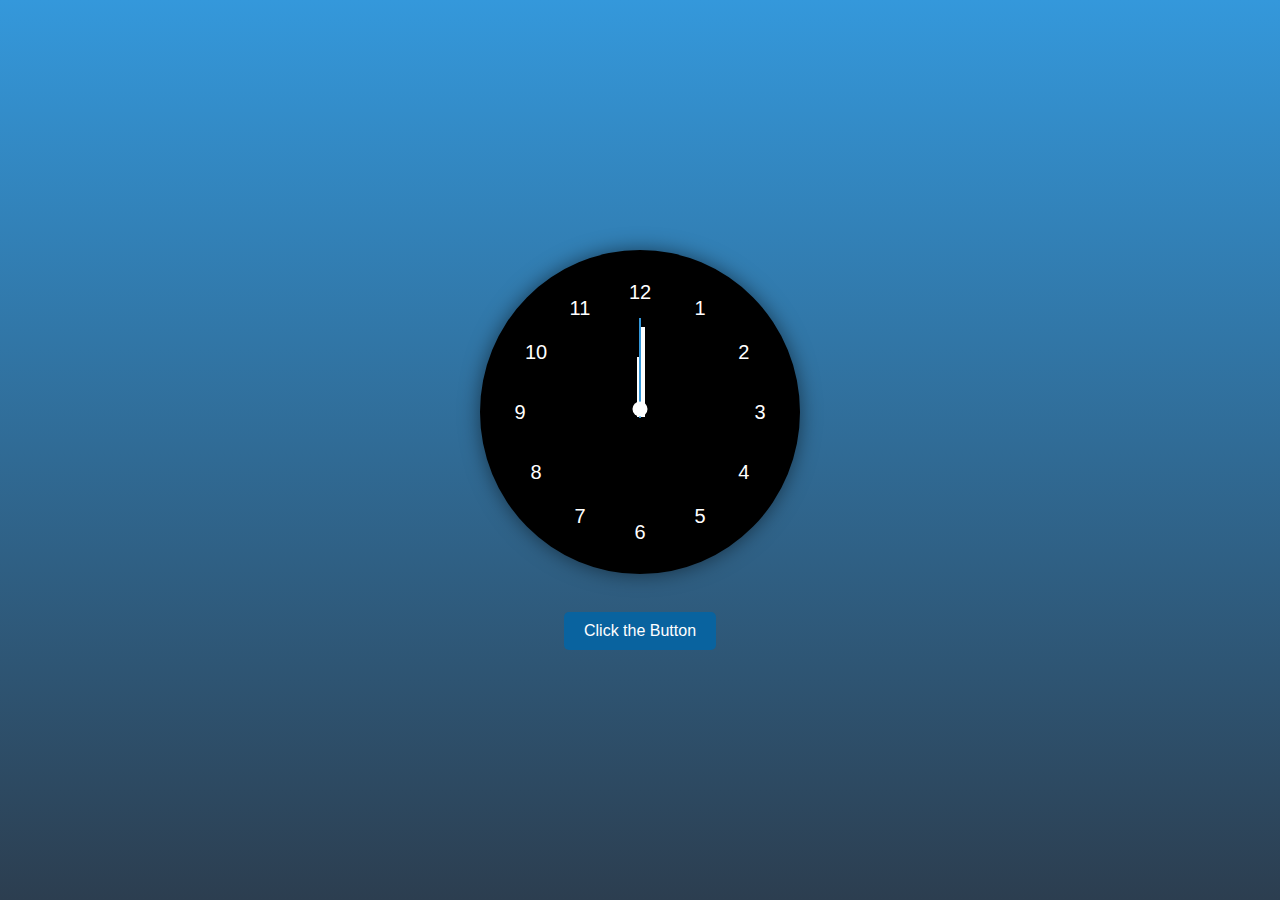
<file: Clock/index.html>
<!DOCTYPE html>
<html lang="en">
<head>
  <meta charset="UTF-8">
  <meta name="viewport" content="width=device-width, initial-scale=1.0">
  <title>Clock</title>
  <link rel="stylesheet" href="style.css">
</head>
<body>

  <div class="clock-container">
    <div class="clock">
      <div class="numbers">
        <div class="number" style="--rotation: 30deg;">4</div>
        <div class="number" style="--rotation: 60deg;">5</div>
        <div class="number" style="--rotation: 90deg;">6</div>
        <div class="number" style="--rotation: 120deg;">7</div>
        <div class="number" style="--rotation: 150deg;">8</div>
        <div class="number" style="--rotation: 180deg;">9</div>
        <div class="number" style="--rotation: 210deg;">10</div>
        <div class="number" style="--rotation: 240deg;">11</div>
        <div class="number" style="--rotation: 270deg;">12</div>
        <div class="number" style="--rotation: 300deg;">1</div>
        <div class="number" style="--rotation: 330deg;">2</div>
        <div class="number" style="--rotation: 0deg;">3</div>
      </div>
      <div class="hour-hand"></div>
      <div class="minute-hand"></div>
      <div class="second-hand"></div>
      <div class="center-dot"></div>
    </div><br>
    <button id="soundButton">Click the Button</button>
  </div>

  <script src="script.js"></script>

</body>
</html>
</file>
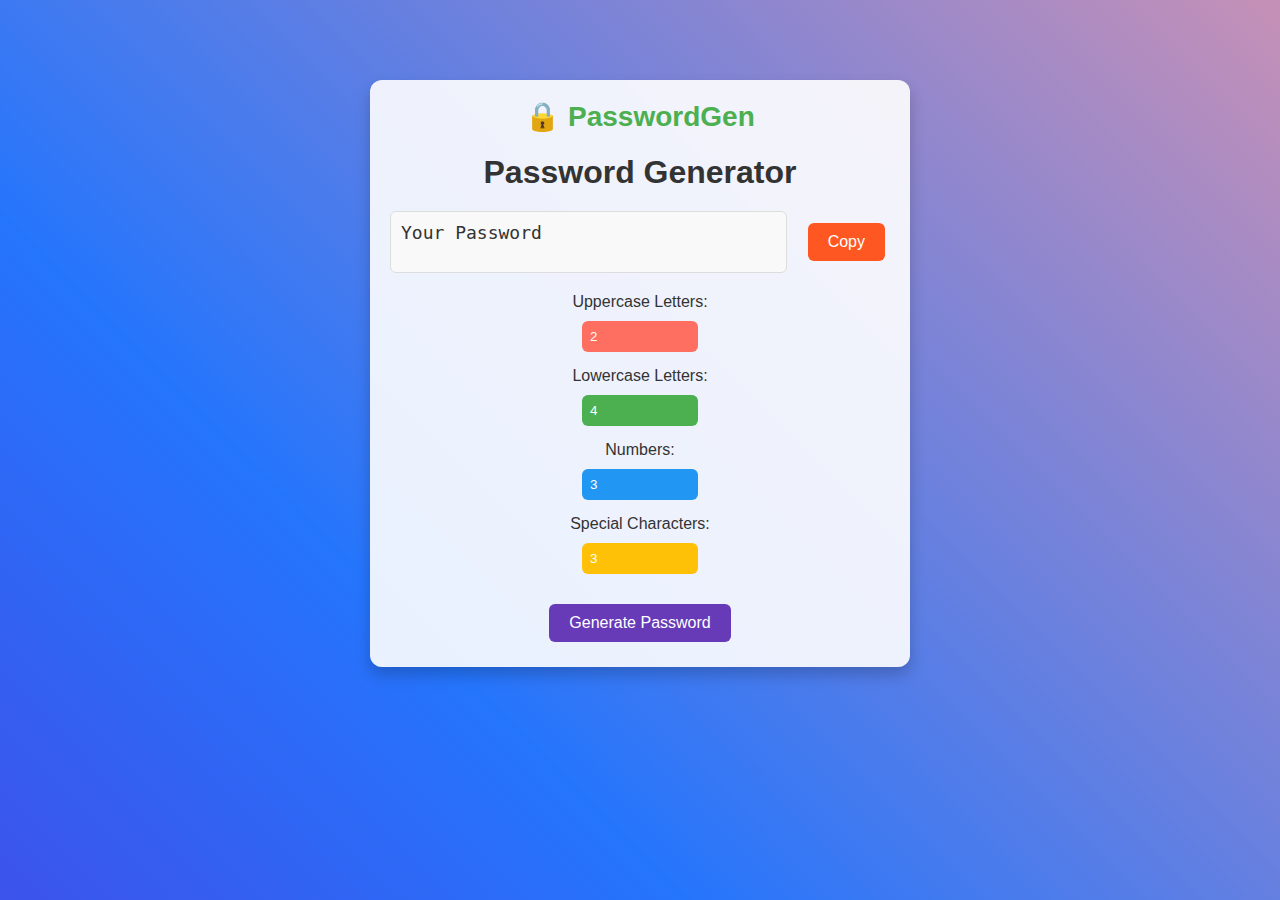
<file: passwordgenerator/index.html>
<!DOCTYPE html>
<html lang="en">
<head>
    <meta charset="UTF-8">
    <meta name="viewport" content="width=device-width, initial-scale=1.0">
    <title>Password Generator</title>
    <style>
        body {
            font-family: 'Arial', sans-serif;
            margin: 0;
            padding: 0;
            background: linear-gradient(45deg, #6a11cb, #2575fc, #ff9a9e, #fad0c4);
            background-size: 300% 300%;
            animation: bgAnimation 10s ease infinite;
            color: #fff;
            text-align: center;
        }

        @keyframes bgAnimation {
            0% { background-position: 0% 50%; }
            50% { background-position: 100% 50%; }
            100% { background-position: 0% 50%; }
        }

        .container {
            max-width: 500px;
            margin: 80px auto;
            padding: 20px;
            background: rgba(255, 255, 255, 0.9);
            border-radius: 12px;
            box-shadow: 0 8px 15px rgba(0, 0, 0, 0.2);
            color: #333;
        }

        .logo {
            font-size: 28px;
            font-weight: bold;
            margin-bottom: 20px;
            color: #4CAF50;
        }

        h1 {
            margin-bottom: 20px;
        }

        .output {
            display: flex;
            align-items: center;
            justify-content: space-between;
            margin-bottom: 20px;
        }

        textarea {
            font-size: 18px;
            padding: 10px;
            width: 75%;
            height: 40px;
            resize: none;
            border: 1px solid #ddd;
            border-radius: 6px;
            background: #f9f9f9;
            overflow: hidden;
            color: #333;
        }

        .controls {
            margin-bottom: 20px;
        }

        .controls label {
            display: block;
            margin: 10px 0 5px;
        }

        .controls input {
            width: 100px;
            padding: 8px;
            margin: 5px 0;
            border-radius: 6px;
            border: none;
            outline: none;
        }

        #uppercase {
            background-color: #FF6F61;
            color: #fff;
        }

        #lowercase {
            background-color: #4CAF50;
            color: #fff;
        }

        #numbers {
            background-color: #2196F3;
            color: #fff;
        }

        #special {
            background-color: #FFC107;
            color: #fff;
        }

        button {
            font-size: 16px;
            padding: 10px 20px;
            border: none;
            border-radius: 6px;
            cursor: pointer;
            margin: 5px;
        }

        .generate {
            background-color: #673AB7;
            color: white;
        }

        .copy {
            background-color: #FF5722;
            color: white;
        }

        button:hover {
            opacity: 0.9;
        }
    </style>
</head>
<body>
    <div class="container">
        <div class="logo">🔒 PasswordGen</div>
        <h1>Password Generator</h1>
        <div class="output">
            <textarea id="password" readonly>Your Password</textarea>
            <button class="copy" onclick="copyPassword()">Copy</button>
        </div>
        <div class="controls">
            <label for="uppercase">Uppercase Letters:</label>
            <input type="number" id="uppercase" value="2" min="0" max="50">
            
            <label for="lowercase">Lowercase Letters:</label>
            <input type="number" id="lowercase" value="4" min="0" max="50">
            
            <label for="numbers">Numbers:</label>
            <input type="number" id="numbers" value="3" min="0" max="50">
            
            <label for="special">Special Characters:</label>
            <input type="number" id="special" value="3" min="0" max="50">
        </div>
        <button class="generate" onclick="generatePassword()">Generate Password</button>
    </div>

    <script>
        function generatePassword() {
            const uppercaseCount = parseInt(document.getElementById('uppercase').value) || 0;
            const lowercaseCount = parseInt(document.getElementById('lowercase').value) || 0;
            const numberCount = parseInt(document.getElementById('numbers').value) || 0;
            const specialCount = parseInt(document.getElementById('special').value) || 0;

            const uppercase = "ABCDEFGHIJKLMNOPQRSTUVWXYZ";
            const lowercase = "abcdefghijklmnopqrstuvwxyz";
            const numbers = "0123456789";
            const special = "!@#$%^&*()_-+=<>?";

            let password = "";

            password += getRandomCharacters(uppercase, uppercaseCount);
            password += getRandomCharacters(lowercase, lowercaseCount);
            password += getRandomCharacters(numbers, numberCount);
            password += getRandomCharacters(special, specialCount);

            password = shufflePassword(password);

            document.getElementById('password').value = password;
        }

        function getRandomCharacters(charSet, count) {
            let result = "";
            for (let i = 0; i < count; i++) {
                const randomIndex = Math.floor(Math.random() * charSet.length);
                result += charSet[randomIndex];
            }
            return result;
        }

        function shufflePassword(password) {
            return password.split('').sort(() => Math.random() - 0.5).join('');
        }

        function copyPassword() {
            const passwordField = document.getElementById('password');
            passwordField.select();
            passwordField.setSelectionRange(0, 99999); // For mobile devices

            navigator.clipboard.writeText(passwordField.value)
                .then(() => alert("Password copied to clipboard!"))
                .catch(err => alert("Failed to copy password: " + err));
        }
    </script>
</body>
</html>
</file>
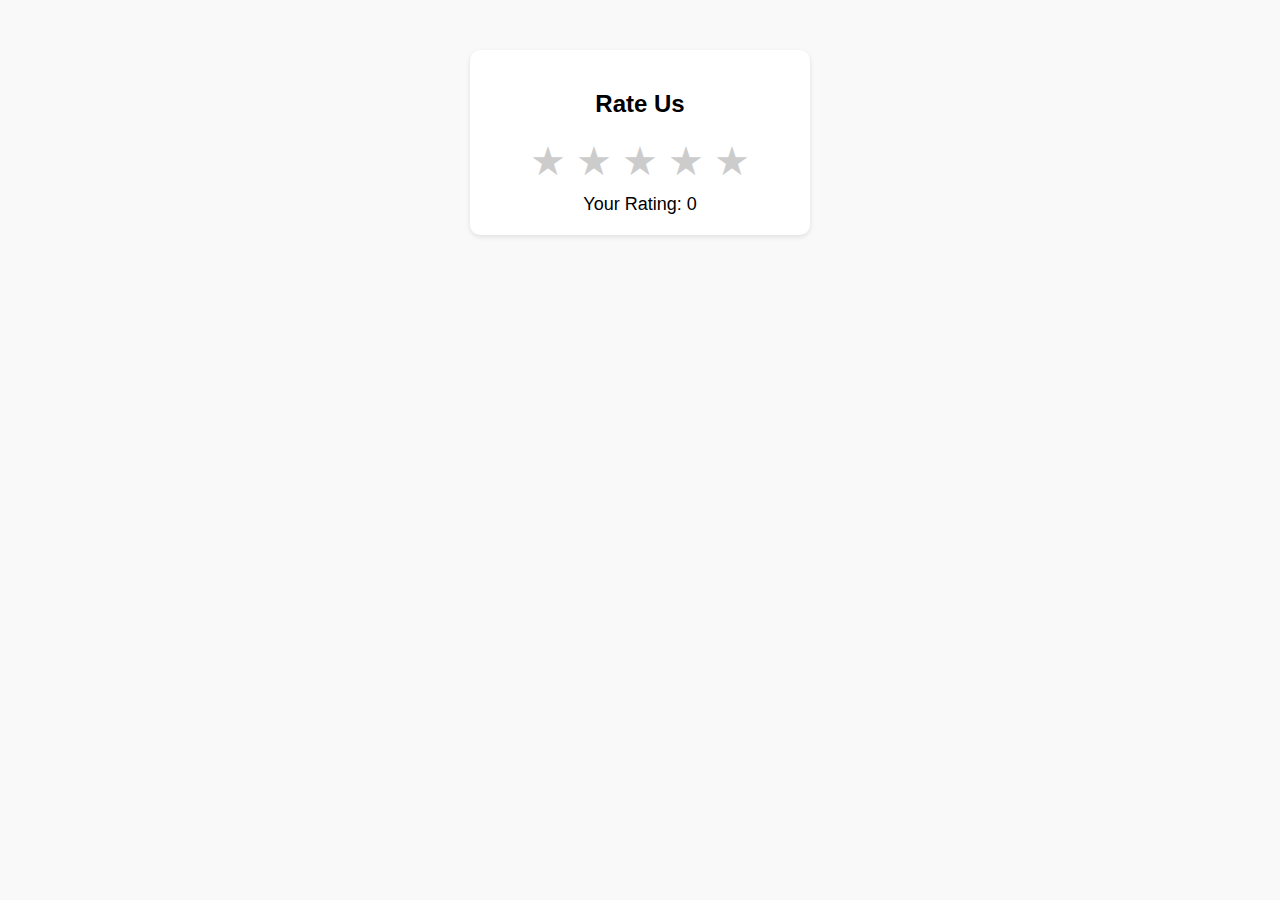
<file: ratings/index.html>
<!DOCTYPE html>
<html lang="en">
<head>
    <meta charset="UTF-8">
    <meta name="viewport" content="width=device-width, initial-scale=1.0">
    <title>Star Rating</title>
    <style>
        body {
            font-family: Arial, sans-serif;
            text-align: center;
            margin: 0;
            padding: 0;
            background-color: #f9f9f9;
        }
        .rating-container {
            margin: 50px auto;
            padding: 20px;
            background: #fff;
            border-radius: 10px;
            width: 300px;
            box-shadow: 0 2px 5px rgba(0, 0, 0, 0.1);
        }
        .stars {
            display: flex;
            justify-content: center;
            gap: 10px;
            cursor: pointer;
            margin: 10px 0;
        }
        .stars span {
            font-size: 40px;
            color: #ccc;
        }
        .stars span.active {
            color: gold;
        }
        .output {
            margin-top: 10px;
            font-size: 18px;
        }
       
    </style>
</head>
<body>
    <div class="rating-container">
        <h2>Rate Us</h2>
        <div class="stars" id="stars">
            <span data-value="1">&#9733;</span>
            <span data-value="2">&#9733;</span>
            <span data-value="3">&#9733;</span>
            <span data-value="4">&#9733;</span>
            <span data-value="5">&#9733;</span>
        </div>
        <div class="output" id="output">Your Rating: 0</div>
    </div>

    <script>
        const stars = document.querySelectorAll('#stars span');
        const output = document.getElementById('output');
        let rating = 0;

        stars.forEach((star, index) => {
            star.addEventListener('click', () => {
                rating = index + 1; // Stars are 1-based
                updateStars();
                output.textContent = `Your Rating: ${rating}`;
            });
        });

        function updateStars() {
            stars.forEach((star, index) => {
                if (index < rating) {
                    star.classList.add('active');
                } else {
                    star.classList.remove('active');
                }
            });
        }
        stars.forEach((star, index) => {
    // Highlight stars on hover
    star.addEventListener('mouseover', () => {
        stars.forEach((s, i) => {
            s.classList.toggle('active', i <= index);
        });
    });

    // Reset stars to current rating on mouse leave
    star.addEventListener('mouseout', () => {
        updateStars();
    });

    // Set the rating on click
    star.addEventListener('click', () => {
        rating = index + 1;
        updateStars();
        output.textContent = `Your Rating: ${rating}`;
    });
});


    </script>
</body>
</html>
</file>
<file: Clock/style.css>
/* General reset and body styling */
body {
  margin: 0;
  height: 100vh;
  display: flex;
  justify-content: center;
  align-items: center;
  background: linear-gradient(to bottom, #3498db, #2c3e50);
  font-family: Arial, sans-serif;
  text-align: center;
}

/* Centering clock and button container */
.clock-container {
  width: 300px;
  height: 400px;
  position: relative;
  display: flex;
  flex-direction: column;
  justify-content: center;
  align-items: center;
}

.clock {
  width: 100%;
  height: 100%;
  border: 10px solid #000;
  border-radius: 50%;
  background-color: #000;
  position: relative;
  box-shadow: 0 0 20px rgba(0, 0, 0, 0.5);
}

/* Number placement */
.numbers {
  position: absolute;
  width: 100%;
  height: 100%;
  display: flex;
  justify-content: center;
  align-items: center;
}

.number {
  position: absolute;
  font-size: 20px;
  color: #fff;
  transform: rotate(var(--rotation)) translate(120px) rotate(calc(-1 * var(--rotation)));
}

/* Styling for the clock hands */
.hour-hand, .minute-hand, .second-hand {
  position: absolute;
  background-color: #fff;
  left: 50%;
  transform-origin: bottom;
  transform: translateX(-50%);
}

.hour-hand {
  width: 6px;
  height: 60px;
  top: 32%;
  left: 50;
}

.minute-hand {
  width: 4px;
  height: 90px;
  top: 22%;
  left: 51%;
}

.second-hand {
  width: 2px;
  height: 100px;
  background-color: #3498db;
  top: 19%;
  left: 50;
}

.center-dot {
  width: 15px;
  height: 15px;
  background: #fff;
  border-radius: 50%;
  position: absolute;
  top: 49%;
  left: 50%;
  transform: translate(-50%, -50%);
}

/* Button styling */
button {
  background-color: #09639f;
  color: white;
  padding: 10px 20px;
  font-size: 16px;
  border: none;
  border-radius: 5px;
  margin-top: 20px;
  cursor: pointer;
  transition: background-color 0.3s ease;
}

/* Button hover effect */
button:hover {
  background-color: #2980b9;
}

/* Mobile-Friendly Design */
@media (max-width: 600px) {
  .clock-container {
    width: 250px;
    height: 350px;
  }

  .number {
    font-size: 16px;
  }
  .center-dot
  {
    top: 53%;
  }
  button {
    font-size: 14px;
    padding: 8px 16px;
  }
}
</file>
